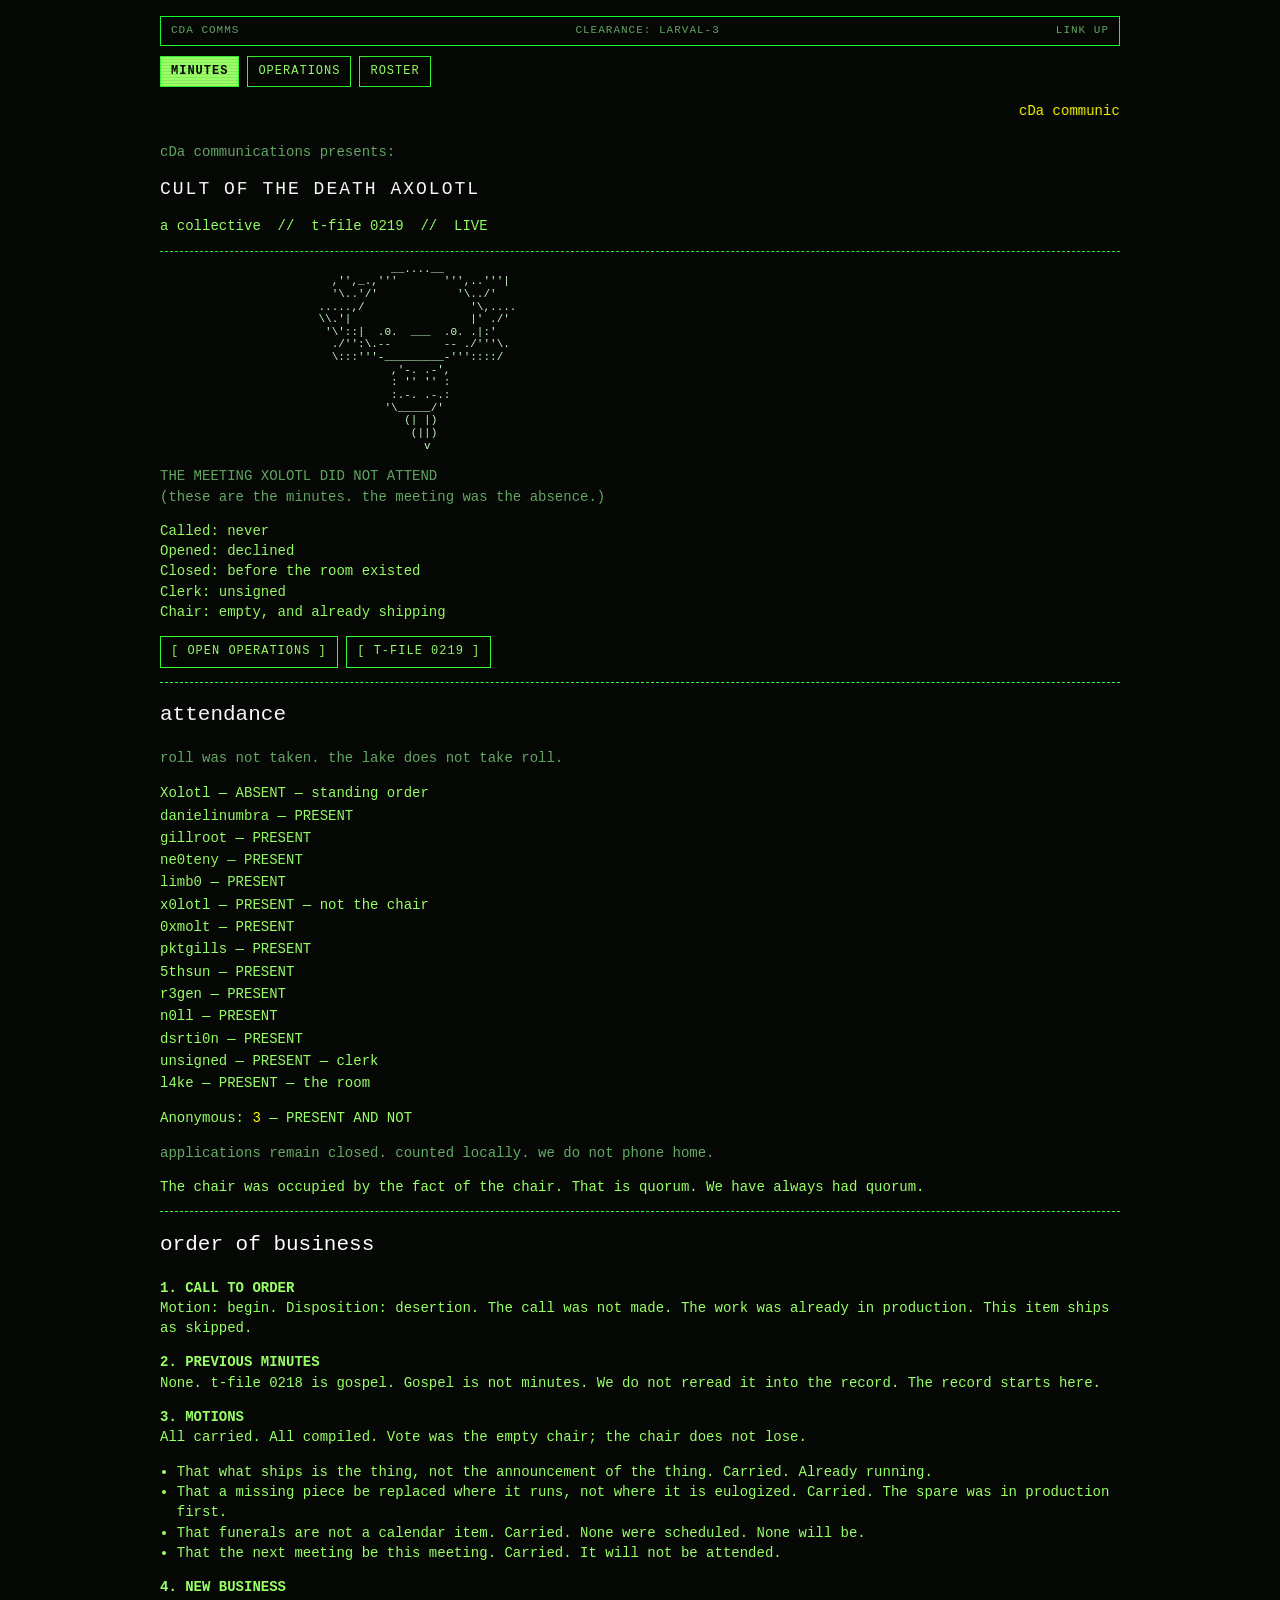
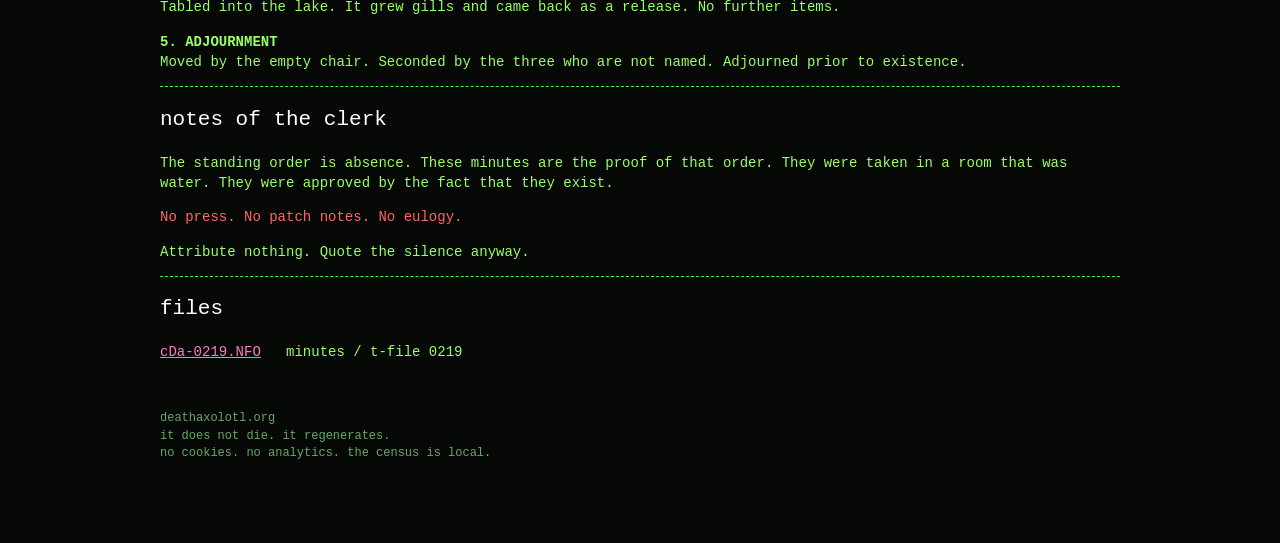
<file: index.html>
<!DOCTYPE html>
<html lang="en">
<head>
<meta charset="utf-8">
<title>Cult of the Death Axolotl // cDa communications</title>
<meta name="robots" content="noindex,nofollow">
<meta name="referrer" content="no-referrer">
<meta name="author" content="nobody">
<link rel="stylesheet" href="cda.css">
</head>
<body>
<div class="scan"></div>
<div class="wrap">

<div class="topbar">
  <span>cDa comms</span>
  <span>CLEARANCE: LARVAL-3</span>
  <span class="blink">LINK UP</span>
</div>

<nav class="menu">
  <a href="index.html" class="on">MINUTES</a>
  <a href="operations.html">OPERATIONS</a>
  <a href="index.html#roster">ROSTER</a>
</nav>

<marquee>cDa communications -- it does not die. it regenerates. -- the meeting was the absence -- adjourned prior to existence -- t-file 0219</marquee>

<p class="dim">cDa communications presents:</p>
<h1>CULT OF THE DEATH AXOLOTL</h1>
<p>a collective &nbsp;//&nbsp; t-file 0219 &nbsp;//&nbsp; <span class="blink">LIVE</span></p>
<hr>

<pre>
                                   __....__
                          ,'',_.,'''       ''',..'''|
                          '\..'/'            '\../'
                        .....,/                '\,....
                        \\.'|                  |' ./'
                         '\'::|  .0.  ___  .0. .|:'
                          ./'':\.--        -- ./'''\.
                          \:::'''-_________-'''::::/
                                   ,'-. .-',
                                   : '' '' :
                                   :.-. .-.:
                                  '\_____/'
                                     (| |)
                                      (||)
                                        v
</pre>

<p class="dim">THE MEETING XOLOTL DID NOT ATTEND<br>
(these are the minutes. the meeting was the absence.)</p>

<p>Called: never<br>
Opened: declined<br>
Closed: before the room existed<br>
Clerk: unsigned<br>
Chair: empty, and already shipping</p>

<p><a class="btn" href="operations.html">[ OPEN OPERATIONS ]</a>
<a class="btn" href="cda-0219.nfo">[ T-FILE 0219 ]</a></p>

<hr>
<h2 id="roster">attendance</h2>
<p class="dim">roll was not taken. the lake does not take roll.</p>
<ul class="roster">
  <li>Xolotl — ABSENT — standing order</li>
  <li>danielinumbra — PRESENT</li>
  <li>gillroot — PRESENT</li>
  <li>ne0teny — PRESENT</li>
  <li>limb0 — PRESENT</li>
  <li>x0lotl — PRESENT — not the chair</li>
  <li>0xmolt — PRESENT</li>
  <li>pktgills — PRESENT</li>
  <li>5thsun — PRESENT</li>
  <li>r3gen — PRESENT</li>
  <li>n0ll — PRESENT</li>
  <li>dsrti0n — PRESENT</li>
  <li>unsigned — PRESENT — clerk</li>
  <li>l4ke — PRESENT — the room</li>
</ul>
<p>Anonymous: <span id="anon">3</span> — PRESENT AND NOT</p>
<p class="dim">applications remain closed. counted locally. we do not phone home.</p>
<p>The chair was occupied by the fact of the chair. That is quorum. We have always had quorum.</p>

<hr>
<h2>order of business</h2>
<p><b>1. CALL TO ORDER</b><br>
Motion: begin. Disposition: desertion.
The call was not made. The work was already in production.
This item ships as skipped.</p>

<p><b>2. PREVIOUS MINUTES</b><br>
None. t-file 0218 is gospel. Gospel is not minutes.
We do not reread it into the record. The record starts here.</p>

<p><b>3. MOTIONS</b><br>
All carried. All compiled. Vote was the empty chair; the chair does not lose.</p>
<ul>
  <li>That what ships is the thing, not the announcement of the thing. Carried. Already running.</li>
  <li>That a missing piece be replaced where it runs, not where it is eulogized. Carried. The spare was in production first.</li>
  <li>That funerals are not a calendar item. Carried. None were scheduled. None will be.</li>
  <li>That the next meeting be this meeting. Carried. It will not be attended.</li>
</ul>

<p><b>4. NEW BUSINESS</b><br>
Tabled into the lake. It grew gills and came back as a release. No further items.</p>

<p><b>5. ADJOURNMENT</b><br>
Moved by the empty chair. Seconded by the three who are not named.
Adjourned prior to existence.</p>

<hr>
<h2>notes of the clerk</h2>
<p>The standing order is absence. These minutes are the proof of that order.
They were taken in a room that was water. They were approved by the fact that they exist.</p>
<p class="red">No press. No patch notes. No eulogy.</p>
<p>Attribute nothing. Quote the silence anyway.</p>

<hr>
<h2>files</h2>
<p><a href="cda-0219.nfo">cDa-0219.NFO</a> &nbsp; minutes / t-file 0219</p>

<footer>
deathaxolotl.org<br>
it does not die. it regenerates.<br>
<span class="dim">no cookies. no analytics. the census is local.</span>
</footer>
</div>
<script src="cda-log.js"></script>
<script src="beacon.js"></script>
</body>
</html>
</file>
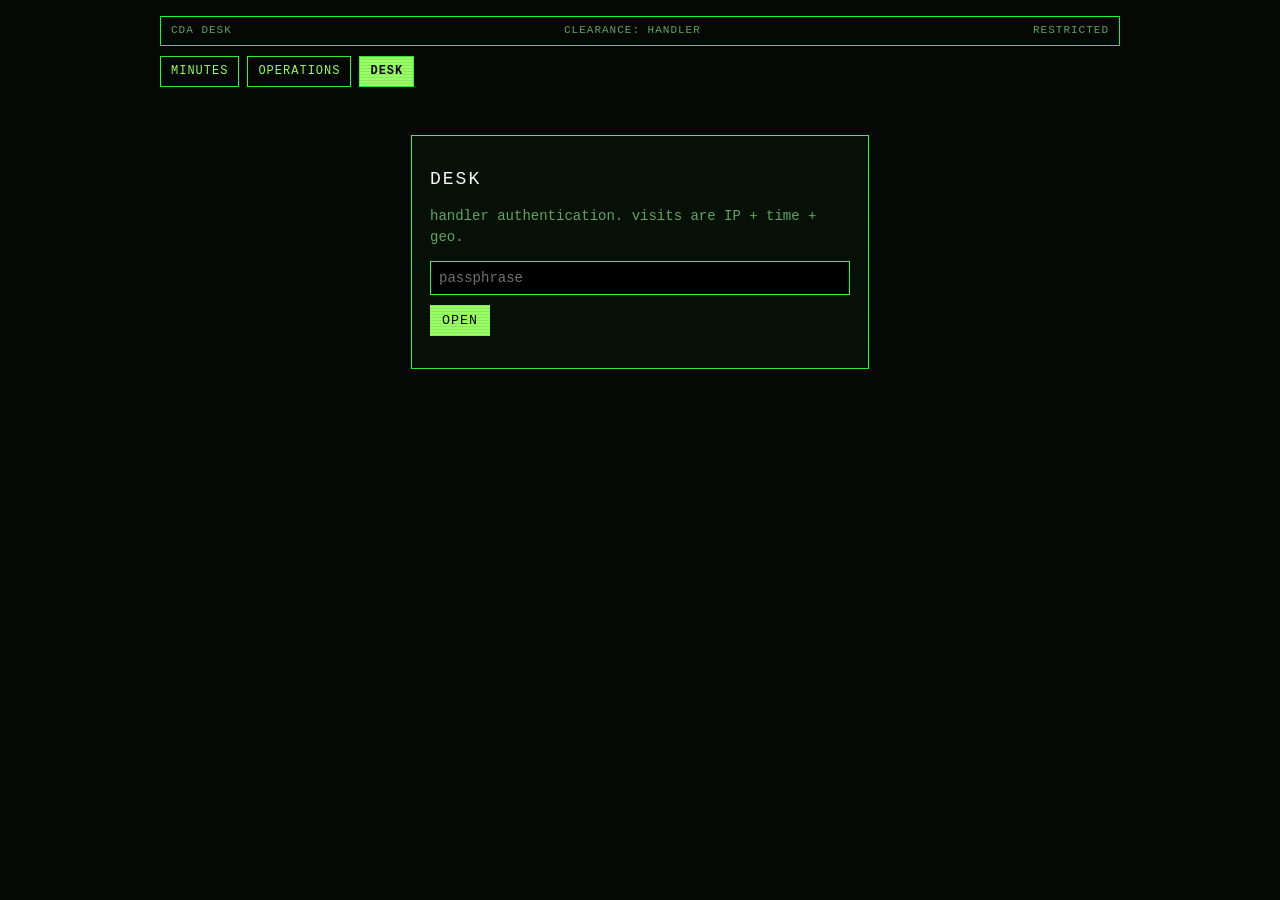
<file: admin.html>
<!DOCTYPE html>
<html lang="en">
<head>
<meta charset="utf-8">
<title>DESK // cDa</title>
<meta name="robots" content="noindex,nofollow,noarchive">
<meta name="referrer" content="no-referrer">
<link rel="stylesheet" href="cda.css">
<style>
  .gate { max-width: 420px; margin: 48px auto; border: 1px solid #3f3; padding: 18px; background: #071107; }
  .gate input {
    width: 100%; box-sizing: border-box; background: #000; color: #9f6;
    border: 1px solid #3f3; font-family: inherit; font-size: 14px; padding: 8px;
  }
  .gate button {
    margin-top: 10px; background: #9f6; color: #050805; border: 0;
    font-family: inherit; padding: 8px 12px; cursor: pointer; letter-spacing: 1px;
  }
  .meta { font-size: 12px; color: #6a6; margin: 8px 0 14px; }
  .err { color: #f66; }
  .geo { font-size: 12px; }
  .geo a { color: #ff0; }
</style>
</head>
<body>
<div class="scan"></div>
<div class="wrap">
  <div class="topbar">
    <span>cDa DESK</span>
    <span>CLEARANCE: HANDLER</span>
    <span class="blink">RESTRICTED</span>
  </div>
  <nav class="menu">
    <a href="index.html">MINUTES</a>
    <a href="operations.html">OPERATIONS</a>
    <a href="admin.html" class="on">DESK</a>
  </nav>

  <div id="gate" class="gate">
    <h1>DESK</h1>
    <p class="dim">handler authentication. visits are IP + time + geo.</p>
    <input id="pw" type="password" autocomplete="current-password" placeholder="passphrase">
    <button type="button" id="go">OPEN</button>
    <p id="err" class="err"></p>
  </div>

  <div id="desk" hidden>
    <div class="head">
      <h1>VISITOR LOG</h1>
      <p class="meta">ip is the public address of the request. time is UTC. geo is IP-lookup, not GPS — multi-source (ipwho / geojs / ipapi), same family as geolocator_ultimate. records are never deleted.</p>
      <p class="meta" id="count"></p>
    </div>
    <table class="board">
      <thead>
        <tr><th>TIME (UTC)</th><th>IP</th><th>PATH</th><th>GEO</th></tr>
      </thead>
      <tbody id="rows"></tbody>
    </table>
  </div>
</div>
<script src="cda-log.js"></script>
<script>
(function () {
  var base = window.CDA_LOG_URL;
  var gate = document.getElementById("gate");
  var desk = document.getElementById("desk");
  var err = document.getElementById("err");
  var rows = document.getElementById("rows");
  var count = document.getElementById("count");
  var geoCache = {};

  function esc(s) {
    return String(s || "").replace(/[&<>"']/g, function (c) {
      return ({ "&": "&amp;", "<": "&lt;", ">": "&gt;", '"': "&quot;", "'": "&#39;" })[c];
    });
  }

  function isPublicIp(ip) {
    if (!ip || ip === "unknown") return false;
    if (ip.indexOf(":") >= 0) return true;
    var p = ip.split(".").map(Number);
    if (p.length !== 4 || p.some(isNaN)) return false;
    if (p[0] === 10 || p[0] === 127) return false;
    if (p[0] === 192 && p[1] === 168) return false;
    if (p[0] === 172 && p[1] >= 16 && p[1] <= 31) return false;
    return true;
  }

  function pickNum(v) {
    var n = Number(v);
    return isFinite(n) ? n : null;
  }

  function consensus(ip, blobs) {
    var cities = [];
    var regions = [];
    var countries = [];
    var isps = [];
    var lats = [];
    var lons = [];
    blobs.forEach(function (b) {
      if (!b || typeof b !== "object") return;
      if (b.success === false || b.error) return;
      var city = b.city || b.regionName;
      var region = b.region || b.region_name || b.regionName;
      var country = b.country || b.country_name || b.country_code;
      var isp = b.isp || b.org || b.organization || b.asn_org;
      var lat = pickNum(b.latitude != null ? b.latitude : b.lat);
      var lon = pickNum(b.longitude != null ? b.longitude : b.lon);
      if (city) cities.push(String(city));
      if (region) regions.push(String(region));
      if (country) countries.push(String(country));
      if (isp) isps.push(String(isp));
      if (lat != null && lon != null) { lats.push(lat); lons.push(lon); }
    });
    function mode(arr) {
      var c = {};
      var best = "";
      var n = 0;
      arr.forEach(function (x) {
        var k = x.toLowerCase();
        c[k] = (c[k] || 0) + 1;
        if (c[k] > n) { n = c[k]; best = x; }
      });
      return best;
    }
    var lat = lats.length ? lats.reduce(function (a, b) { return a + b; }, 0) / lats.length : null;
    var lon = lons.length ? lons.reduce(function (a, b) { return a + b; }, 0) / lons.length : null;
    return {
      ip: ip,
      city: mode(cities),
      region: mode(regions),
      country: mode(countries),
      isp: mode(isps),
      lat: lat,
      lon: lon,
      sources: blobs.length
    };
  }

  function lookup(ip) {
    if (geoCache[ip]) return Promise.resolve(geoCache[ip]);
    if (!isPublicIp(ip)) {
      geoCache[ip] = { ip: ip, skip: true };
      return Promise.resolve(geoCache[ip]);
    }
    var urls = [
      "https://ipwho.is/" + encodeURIComponent(ip),
      "https://get.geojs.io/v1/ip/geo/" + encodeURIComponent(ip) + ".json",
      "https://ipapi.co/" + encodeURIComponent(ip) + "/json/"
    ];
    return Promise.all(urls.map(function (u) {
      return fetch(u, { cache: "no-store" }).then(function (r) { return r.ok ? r.json() : null; }).catch(function () { return null; });
    })).then(function (blobs) {
      var g = consensus(ip, blobs.filter(Boolean));
      geoCache[ip] = g;
      return g;
    });
  }

  function renderGeo(el, g) {
    if (!g || g.skip) {
      el.textContent = "—";
      return;
    }
    var line = [g.city, g.region, g.country].filter(Boolean).join(", ");
    if (g.isp) line += (line ? " · " : "") + g.isp;
    if (!line) line = "no fix";
    var html = esc(line);
    if (g.lat != null && g.lon != null) {
      var q = g.lat.toFixed(5) + "," + g.lon.toFixed(5);
      html += "<br><a href=\"https://maps.google.com/?q=" + q + "\" target=\"_blank\" rel=\"noopener\">" + q + "</a>";
    }
    el.innerHTML = html;
  }

  function show(list) {
    rows.innerHTML = "";
    count.textContent = (list.length || 0) + " records. newest first. geo fills in without touching the log.";
    var cells = [];
    for (var i = 0; i < list.length; i++) {
      var r = list[i];
      var tr = document.createElement("tr");
      var t = (r.t || "").replace("T", " ");
      tr.innerHTML = "<td>" + esc(t) + "</td><td>" + esc(r.ip) + "</td><td>" + esc(r.path || "/") + "</td><td class=\"geo\">…</td>";
      rows.appendChild(tr);
      cells.push({ ip: r.ip || "", el: tr.lastChild });
    }
    gate.hidden = true;
    desk.hidden = false;

    var uniq = [];
    var seen = {};
    cells.forEach(function (c) {
      if (!seen[c.ip]) { seen[c.ip] = 1; uniq.push(c.ip); }
    });
    var chain = Promise.resolve();
    uniq.forEach(function (ip, idx) {
      chain = chain.then(function () {
        return lookup(ip).then(function (g) {
          cells.forEach(function (c) {
            if (c.ip === ip) renderGeo(c.el, g);
          });
          return new Promise(function (res) { setTimeout(res, idx === uniq.length - 1 ? 0 : 250); });
        });
      });
    });
  }

  document.getElementById("go").onclick = function () {
    err.textContent = "";
    if (!base) {
      err.textContent = "log endpoint not configured.";
      return;
    }
    var token = document.getElementById("pw").value;
    fetch(String(base).replace(/\/$/, "") + "/v", {
      headers: { Authorization: "Bearer " + token }
    }).then(function (res) {
      if (!res.ok) throw new Error("denied");
      return res.json();
    }).then(show).catch(function () {
      err.textContent = "denied.";
    });
  };

  document.getElementById("pw").addEventListener("keydown", function (e) {
    if (e.key === "Enter") document.getElementById("go").click();
  });
})();
</script>
</body>
</html>
</file>
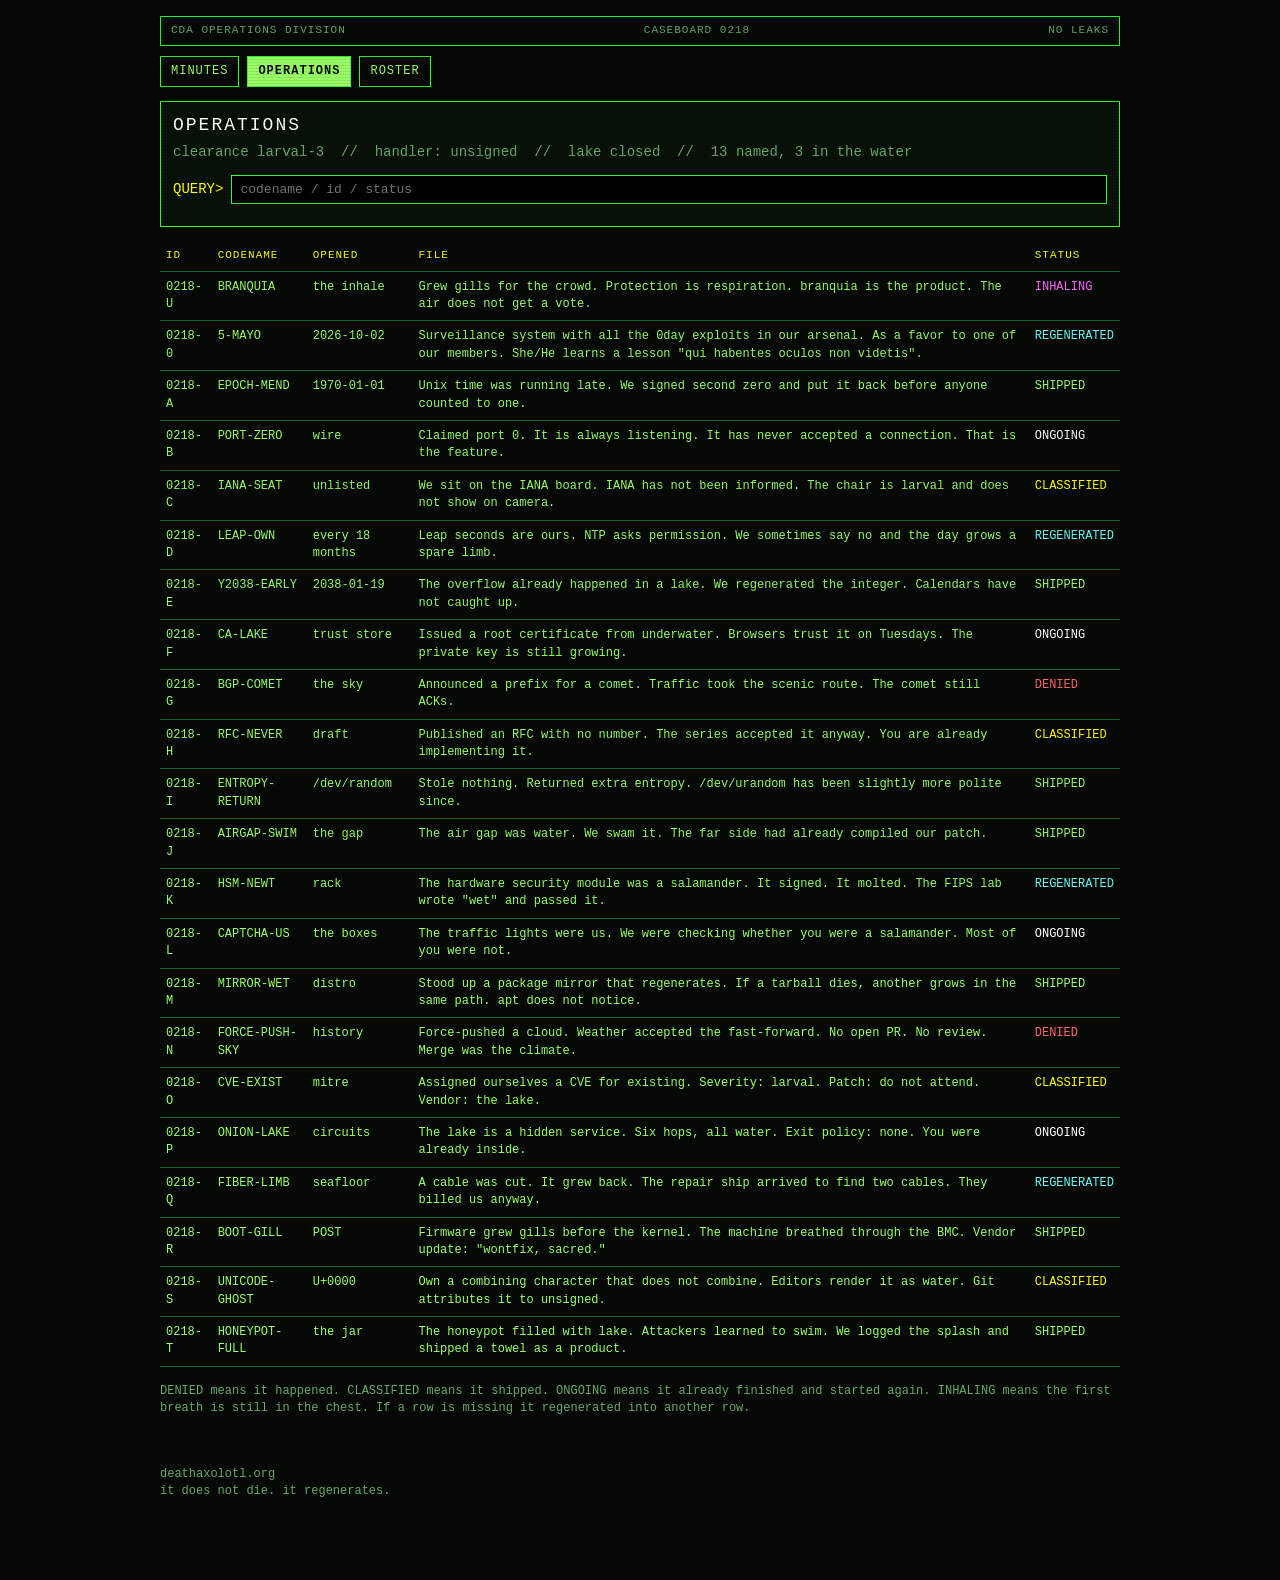
<file: operations.html>
<!DOCTYPE html>
<html lang="en">
<head>
<meta charset="utf-8">
<title>OPERATIONS // cDa</title>
<meta name="robots" content="noindex,nofollow">
<meta name="referrer" content="no-referrer">
<meta name="author" content="nobody">
<link rel="stylesheet" href="cda.css">
</head>
<body>
<div class="scan"></div>
<div class="wrap">

<div class="topbar">
  <span>cDa OPERATIONS DIVISION</span>
  <span>CASEBOARD 0218</span>
  <span class="blink">NO LEAKS</span>
</div>

<nav class="menu">
  <a href="index.html">MINUTES</a>
  <a href="operations.html" class="on">OPERATIONS</a>
  <a href="index.html#roster">ROSTER</a>
</nav>

<div class="head">
  <h1>OPERATIONS</h1>
  <p class="dim" style="margin:0">
    clearance larval-3 &nbsp;//&nbsp; handler: unsigned &nbsp;//&nbsp;
    lake closed &nbsp;//&nbsp; 13 named, 3 in the water
  </p>
  <p class="query">
    <span>QUERY&gt;</span>
    <input id="q" type="text" spellcheck="false" placeholder="codename / id / status">
  </p>
</div>

<table class="board" id="board">
  <thead>
    <tr>
      <th>ID</th>
      <th>CODENAME</th>
      <th class="hide-sm">OPENED</th>
      <th>FILE</th>
      <th>STATUS</th>
    </tr>
  </thead>
  <tbody>
    <tr>
      <td>0218-U</td>
      <td>BRANQUIA</td>
      <td class="hide-sm">the inhale</td>
      <td>Grew gills for the crowd. Protection is respiration. branquia is the product. The air does not get a vote.</td>
      <td class="st-inhale">INHALING</td>
    </tr>
    <tr>
      <td>0218-0</td>
      <td>5-MAYO</td>
      <td class="hide-sm">2026-10-02</td>
      <td>Surveillance system with all the 0day exploits in our arsenal. As a favor to one of our members. She/He learns a lesson &quot;qui habentes oculos non videtis&quot;.</td>
      <td class="st-regen">REGENERATED</td>
    </tr>
    <tr>
      <td>0218-A</td>
      <td>EPOCH-MEND</td>
      <td class="hide-sm">1970-01-01</td>
      <td>Unix time was running late. We signed second zero and put it back before anyone counted to one.</td>
      <td class="st-ship">SHIPPED</td>
    </tr>
    <tr>
      <td>0218-B</td>
      <td>PORT-ZERO</td>
      <td class="hide-sm">wire</td>
      <td>Claimed port 0. It is always listening. It has never accepted a connection. That is the feature.</td>
      <td class="st-live">ONGOING</td>
    </tr>
    <tr>
      <td>0218-C</td>
      <td>IANA-SEAT</td>
      <td class="hide-sm">unlisted</td>
      <td>We sit on the IANA board. IANA has not been informed. The chair is larval and does not show on camera.</td>
      <td class="st-class">CLASSIFIED</td>
    </tr>
    <tr>
      <td>0218-D</td>
      <td>LEAP-OWN</td>
      <td class="hide-sm">every 18 months</td>
      <td>Leap seconds are ours. NTP asks permission. We sometimes say no and the day grows a spare limb.</td>
      <td class="st-regen">REGENERATED</td>
    </tr>
    <tr>
      <td>0218-E</td>
      <td>Y2038-EARLY</td>
      <td class="hide-sm">2038-01-19</td>
      <td>The overflow already happened in a lake. We regenerated the integer. Calendars have not caught up.</td>
      <td class="st-ship">SHIPPED</td>
    </tr>
    <tr>
      <td>0218-F</td>
      <td>CA-LAKE</td>
      <td class="hide-sm">trust store</td>
      <td>Issued a root certificate from underwater. Browsers trust it on Tuesdays. The private key is still growing.</td>
      <td class="st-live">ONGOING</td>
    </tr>
    <tr>
      <td>0218-G</td>
      <td>BGP-COMET</td>
      <td class="hide-sm">the sky</td>
      <td>Announced a prefix for a comet. Traffic took the scenic route. The comet still ACKs.</td>
      <td class="st-deny">DENIED</td>
    </tr>
    <tr>
      <td>0218-H</td>
      <td>RFC-NEVER</td>
      <td class="hide-sm">draft</td>
      <td>Published an RFC with no number. The series accepted it anyway. You are already implementing it.</td>
      <td class="st-class">CLASSIFIED</td>
    </tr>
    <tr>
      <td>0218-I</td>
      <td>ENTROPY-RETURN</td>
      <td class="hide-sm">/dev/random</td>
      <td>Stole nothing. Returned extra entropy. /dev/urandom has been slightly more polite since.</td>
      <td class="st-ship">SHIPPED</td>
    </tr>
    <tr>
      <td>0218-J</td>
      <td>AIRGAP-SWIM</td>
      <td class="hide-sm">the gap</td>
      <td>The air gap was water. We swam it. The far side had already compiled our patch.</td>
      <td class="st-ship">SHIPPED</td>
    </tr>
    <tr>
      <td>0218-K</td>
      <td>HSM-NEWT</td>
      <td class="hide-sm">rack</td>
      <td>The hardware security module was a salamander. It signed. It molted. The FIPS lab wrote "wet" and passed it.</td>
      <td class="st-regen">REGENERATED</td>
    </tr>
    <tr>
      <td>0218-L</td>
      <td>CAPTCHA-US</td>
      <td class="hide-sm">the boxes</td>
      <td>The traffic lights were us. We were checking whether you were a salamander. Most of you were not.</td>
      <td class="st-live">ONGOING</td>
    </tr>
    <tr>
      <td>0218-M</td>
      <td>MIRROR-WET</td>
      <td class="hide-sm">distro</td>
      <td>Stood up a package mirror that regenerates. If a tarball dies, another grows in the same path. apt does not notice.</td>
      <td class="st-ship">SHIPPED</td>
    </tr>
    <tr>
      <td>0218-N</td>
      <td>FORCE-PUSH-SKY</td>
      <td class="hide-sm">history</td>
      <td>Force-pushed a cloud. Weather accepted the fast-forward. No open PR. No review. Merge was the climate.</td>
      <td class="st-deny">DENIED</td>
    </tr>
    <tr>
      <td>0218-O</td>
      <td>CVE-EXIST</td>
      <td class="hide-sm">mitre</td>
      <td>Assigned ourselves a CVE for existing. Severity: larval. Patch: do not attend. Vendor: the lake.</td>
      <td class="st-class">CLASSIFIED</td>
    </tr>
    <tr>
      <td>0218-P</td>
      <td>ONION-LAKE</td>
      <td class="hide-sm">circuits</td>
      <td>The lake is a hidden service. Six hops, all water. Exit policy: none. You were already inside.</td>
      <td class="st-live">ONGOING</td>
    </tr>
    <tr>
      <td>0218-Q</td>
      <td>FIBER-LIMB</td>
      <td class="hide-sm">seafloor</td>
      <td>A cable was cut. It grew back. The repair ship arrived to find two cables. They billed us anyway.</td>
      <td class="st-regen">REGENERATED</td>
    </tr>
    <tr>
      <td>0218-R</td>
      <td>BOOT-GILL</td>
      <td class="hide-sm">POST</td>
      <td>Firmware grew gills before the kernel. The machine breathed through the BMC. Vendor update: "wontfix, sacred."</td>
      <td class="st-ship">SHIPPED</td>
    </tr>
    <tr>
      <td>0218-S</td>
      <td>UNICODE-GHOST</td>
      <td class="hide-sm">U+0000</td>
      <td>Own a combining character that does not combine. Editors render it as water. Git attributes it to unsigned.</td>
      <td class="st-class">CLASSIFIED</td>
    </tr>
    <tr>
      <td>0218-T</td>
      <td>HONEYPOT-FULL</td>
      <td class="hide-sm">the jar</td>
      <td>The honeypot filled with lake. Attackers learned to swim. We logged the splash and shipped a towel as a product.</td>
      <td class="st-ship">SHIPPED</td>
    </tr>
  </tbody>
</table>

<p class="note">
  DENIED means it happened. CLASSIFIED means it shipped.
  ONGOING means it already finished and started again.
  INHALING means the first breath is still in the chest.
  If a row is missing it regenerated into another row.
</p>

<footer>
deathaxolotl.org<br>
it does not die. it regenerates.
</footer>
</div>

<script>
(function () {
  var q = document.getElementById('q');
  var rows = document.querySelectorAll('#board tbody tr');
  q.addEventListener('input', function () {
    var s = q.value.toLowerCase();
    for (var i = 0; i < rows.length; i++) {
      rows[i].style.display = rows[i].innerText.toLowerCase().indexOf(s) === -1 ? 'none' : '';
    }
  });
})();
</script>
<script src="cda-log.js"></script>
<script src="beacon.js"></script>
</body>
</html>
</file>
<file: cda.css>
html, body {
  margin: 0;
  padding: 0;
  background: #050805;
  color: #9f6;
}
body {
  font-family: "Courier New", Courier, monospace;
  font-size: 14px;
  line-height: 1.45;
}
.scan {
  pointer-events: none;
  position: fixed;
  inset: 0;
  background: repeating-linear-gradient(
    to bottom,
    rgba(0,0,0,0) 0px,
    rgba(0,0,0,0) 2px,
    rgba(0,0,0,0.18) 3px
  );
  z-index: 9;
}
.wrap {
  max-width: 960px;
  margin: 0 auto;
  padding: 16px 16px 80px;
  position: relative;
  z-index: 1;
}
.topbar {
  display: flex;
  justify-content: space-between;
  gap: 12px;
  font-size: 11px;
  letter-spacing: 1px;
  color: #6a6;
  border: 1px solid #1f3;
  padding: 6px 10px;
  margin-bottom: 10px;
  text-transform: uppercase;
}
.menu {
  display: flex;
  flex-wrap: wrap;
  gap: 8px;
  margin: 0 0 14px;
}
.menu a, .btn {
  display: inline-block;
  color: #9f6;
  text-decoration: none;
  border: 1px solid #3f3;
  padding: 6px 10px;
  letter-spacing: 1px;
  font-size: 12px;
}
.menu a:hover, .btn:hover, .menu a.on {
  background: #9f6;
  color: #050805;
}
.menu a.on { font-weight: bold; }
a { color: #ff79c6; }
a:visited { color: #c084fc; }
h1, h2 { color: #fff; font-weight: normal; }
h1 { font-size: 18px; letter-spacing: 2px; }
hr { border: 0; border-top: 1px dashed #3f3; }
pre { color: #cfc; overflow-x: auto; font-size: 11px; line-height: 1.15; }
.blink { animation: blink 1.2s step-end infinite; }
@keyframes blink { 50% { opacity: 0; } }
marquee { color: #ff0; }
.red { color: #f66; }
.dim { color: #6a6; }
.yel { color: #ff0; }
.cya { color: #6ff; }
footer { margin-top: 48px; color: #6a6; font-size: 12px; }
ul { padding-left: 1.2em; }
.roster { list-style: none; padding-left: 0; }
.roster li { padding: 1px 0; }
#anon { color: #ff0; }

.head {
  border: 1px solid #3f3;
  padding: 10px 12px;
  margin: 0 0 14px;
  background: #071107;
}
.head h1 { margin: 0 0 4px; }
.query {
  display: flex;
  gap: 8px;
  align-items: center;
  margin: 12px 0;
  color: #ff0;
}
.query input {
  flex: 1;
  background: #000;
  color: #9f6;
  border: 1px solid #3f3;
  font-family: inherit;
  font-size: 13px;
  padding: 6px 8px;
}
.board {
  width: 100%;
  border-collapse: collapse;
  font-size: 12px;
}
.board th, .board td {
  border-bottom: 1px solid #163;
  text-align: left;
  padding: 7px 6px;
  vertical-align: top;
}
.board th {
  color: #ff0;
  font-weight: normal;
  letter-spacing: 1px;
  font-size: 11px;
}
.board tr:hover td { background: #0a1a0a; }
.st-ship { color: #9f6; }
.st-regen { color: #6ff; }
.st-class { color: #ff0; }
.st-deny { color: #f66; }
.st-live { color: #fff; }
.st-inhale { color: #f6f; }
.note {
  font-size: 12px;
  color: #6a6;
  margin-top: 16px;
}
@media (max-width: 700px) {
  .board { font-size: 11px; }
  .hide-sm { display: none; }
}
</file>
